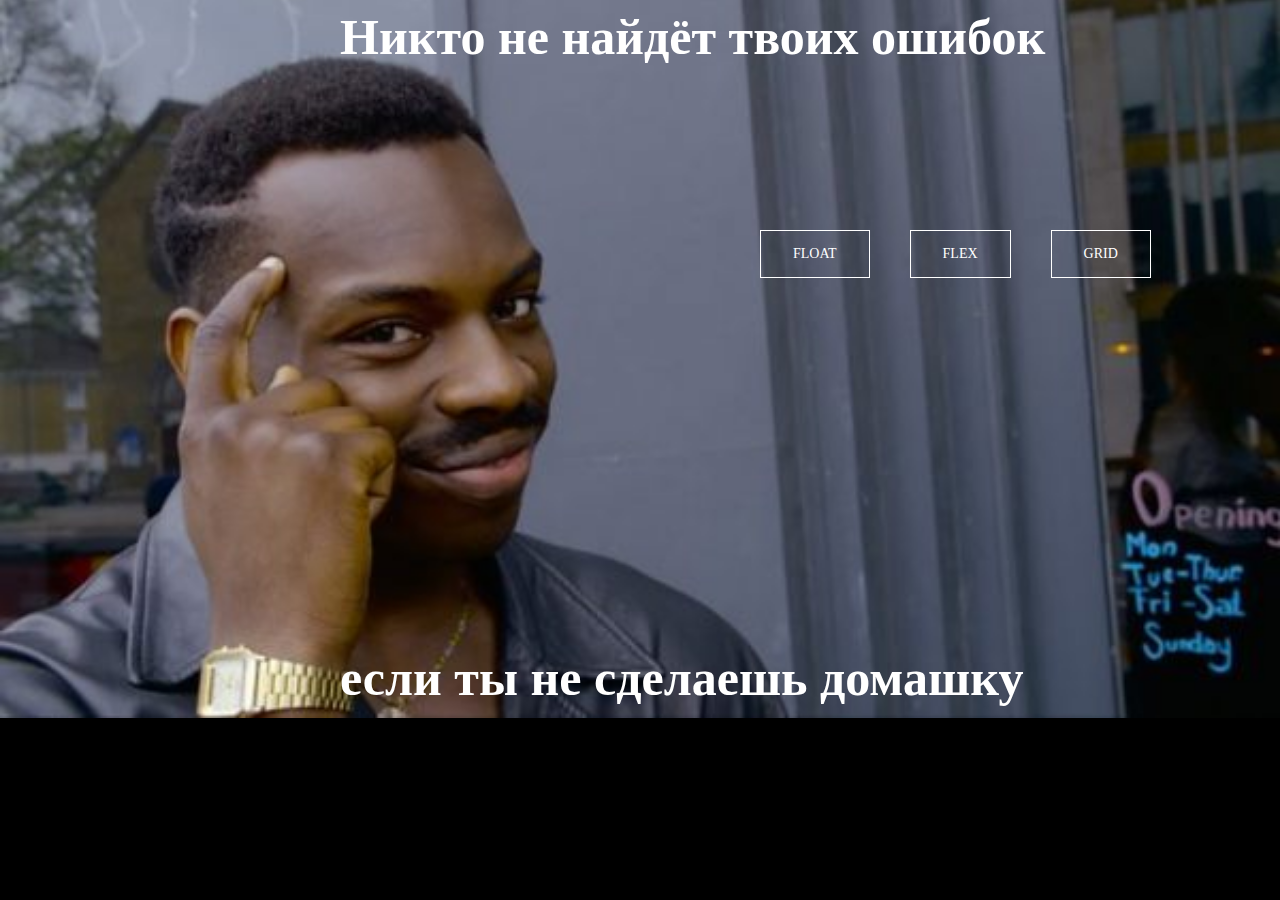
<file: index.html>
<!doctype html>
<html lang="en">
    <head>
        <meta charset="UTF-8">
        <meta name="viewport" content="width=device-width, user-scalable=no, initial-scale=1.0, maximum-scale=1.0, minimum-scale=1.0">
        <title>Masonry</title>
        <style>
            body {
                width: 1000px;
                margin: 10% auto;
                background: url(img/main.jpg) no-repeat center;
                background-color: #000000;
                background-size: 100%;
                color: #ffffff;
                font-size: 30px;
            }
            h1 {
                margin-left: 20%;
                text-align: top;
                font-size: 50px;
                transform: translateY(-120px);
            }
            h2 {
                margin-left: 20%;
                text-align: bottom;
                font-size: 50px;
                transform: translateY(120px);
            }
            a {
                text-decoration: none;
                color: #ffffff;
                font-size: 30px;
            }
            .container div:first-of-type {
                margin-left: 600px;
            }
            .btn {
                display: flex;
                text-decoration: none;
                justify-content: center;
                text-transform: uppercase;
                padding: 10px;
            }
            .btn a {
                text-decoration: none;    
                font-size: 14px;
                color: #FFFFFF;
                padding: 15px 25px;
                background-color: transparent;
                border: 1px solid #FFFFFF;
                margin-left: 10px;
                margin-right: 10px;
                margin-bottom: 200px;
                transition: background-color .3s;
            }
            .btn a:last-child {
                text-decoration: none;  
                padding: 15px 32px;
            }
            .btn a:hover {
                text-decoration: none;  
                font-size: 14px;
                color: #FFFFFF;
                background-color: #000000;
                border: #03a9f4;
                margin-left: 10px;
                margin-right: 10px;
                margin-bottom: 200px;
            }
            .container {
                display: flex;
                /* flex-direction: column; */
            }

        </style>
    </head>
    <body>
        <h1>Никто не найдёт твоих ошибок</h2>
        <div class="container">
            <div class="btn"><a href="float.html">Float</a></div>
            <div class="btn"><a href="flex.html">Flex</a></div>
            <div class="btn"><a href="grid.html">Grid</a></div>
        </div>
        <h2>если ты не сделаешь домашку</h2>
    </body>
</html>
</file>
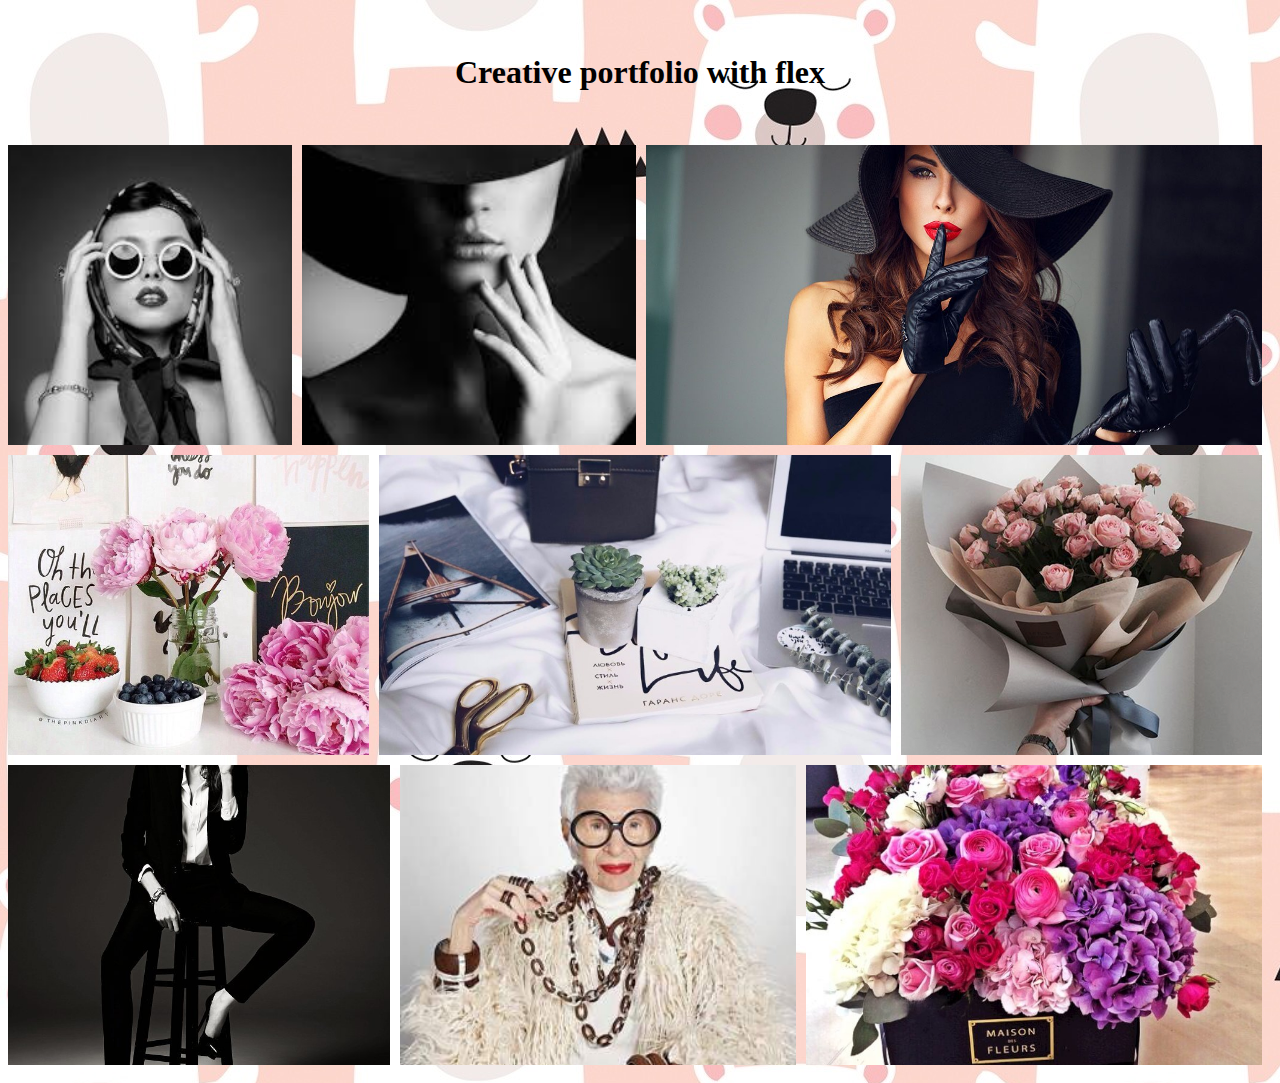
<file: flex.html>
<!DOCTYPE html>
<html lang="en">
	<head>
	    <meta charset="UTF-8">
	    <title>Masorny with</title>
	    <meta name="viewport" content="width=device-width, initial-scale=1">
	    <link rel="stylesheet" type="text/css" href="flex.css">
	</head>
	<body>
		<h1>Creative portfolio with flex</h1>
		<section>
			<img src="img/1.jpeg">
			<img src="img/2.jpeg">
			<img src="img/3.jpg">
			<img src="img/4.jpg">
			<img src="img/5.jpg">
			<img src="img/6.png">
			<img src="img/7.jpg">
			<img src="img/8.jpg">
			<img src="img/9.jpg">
		</section>  	
	</body>
</html>
</file>
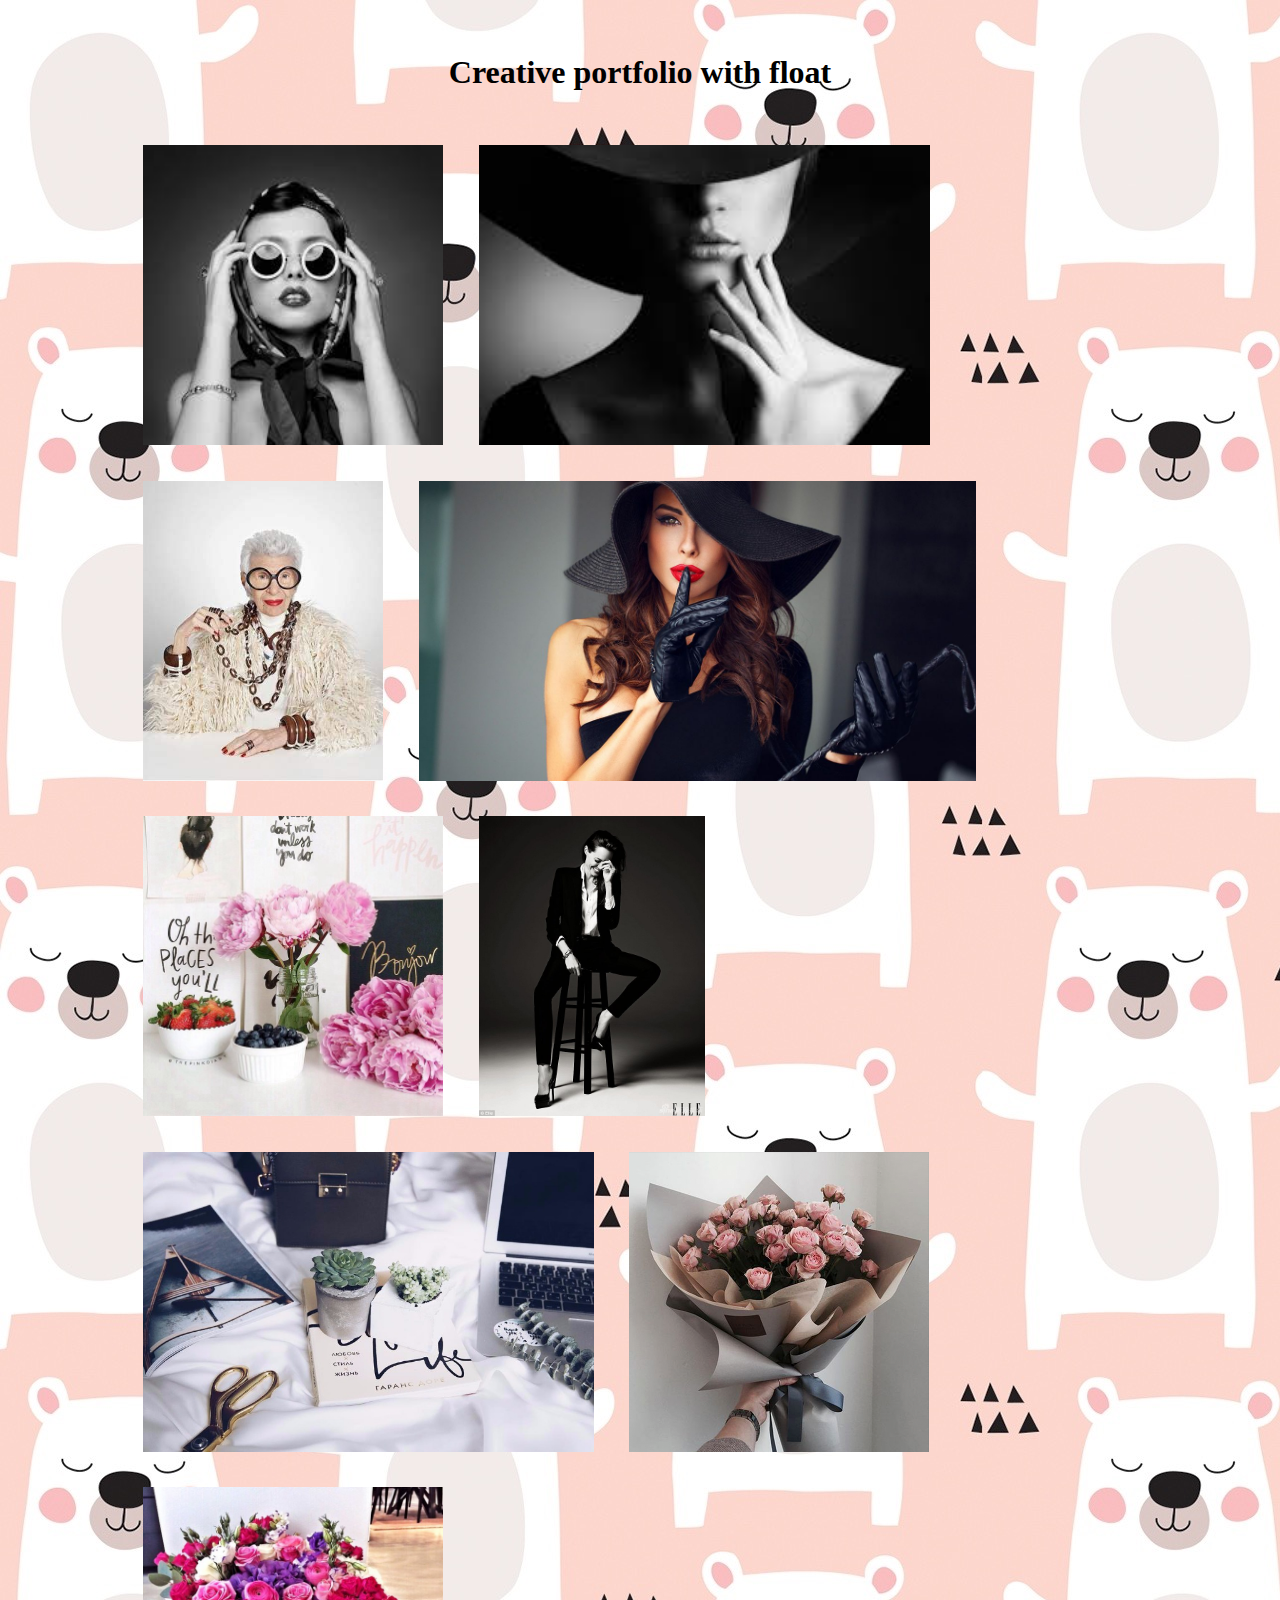
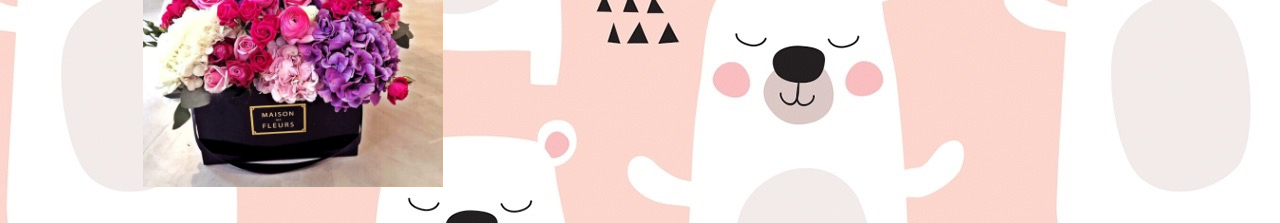
<file: float.html>
<!DOCTYPE html>
<html lang="en">
	<head>
	    <meta charset="UTF-8">
	    <title>Masorny with</title>
	    <meta name="viewport" content="width=device-width, initial-scale=1">
	    <link rel="stylesheet" type="text/css" href="float.css">
	</head>
	<body>
		<h1>Creative portfolio with float</h1>
		<section>
			<img src="img/1.jpeg">
			<img src="img/2.jpeg">
			<img src="img/8.jpg">
			<img src="img/3.jpg">
			<img src="img/4.jpg">
			<img src="img/7.jpg">
			<img src="img/5.jpg">
			<img src="img/6.png">
			<img src="img/9.jpg">
		</section> 	
	</body>
</html>
</file>
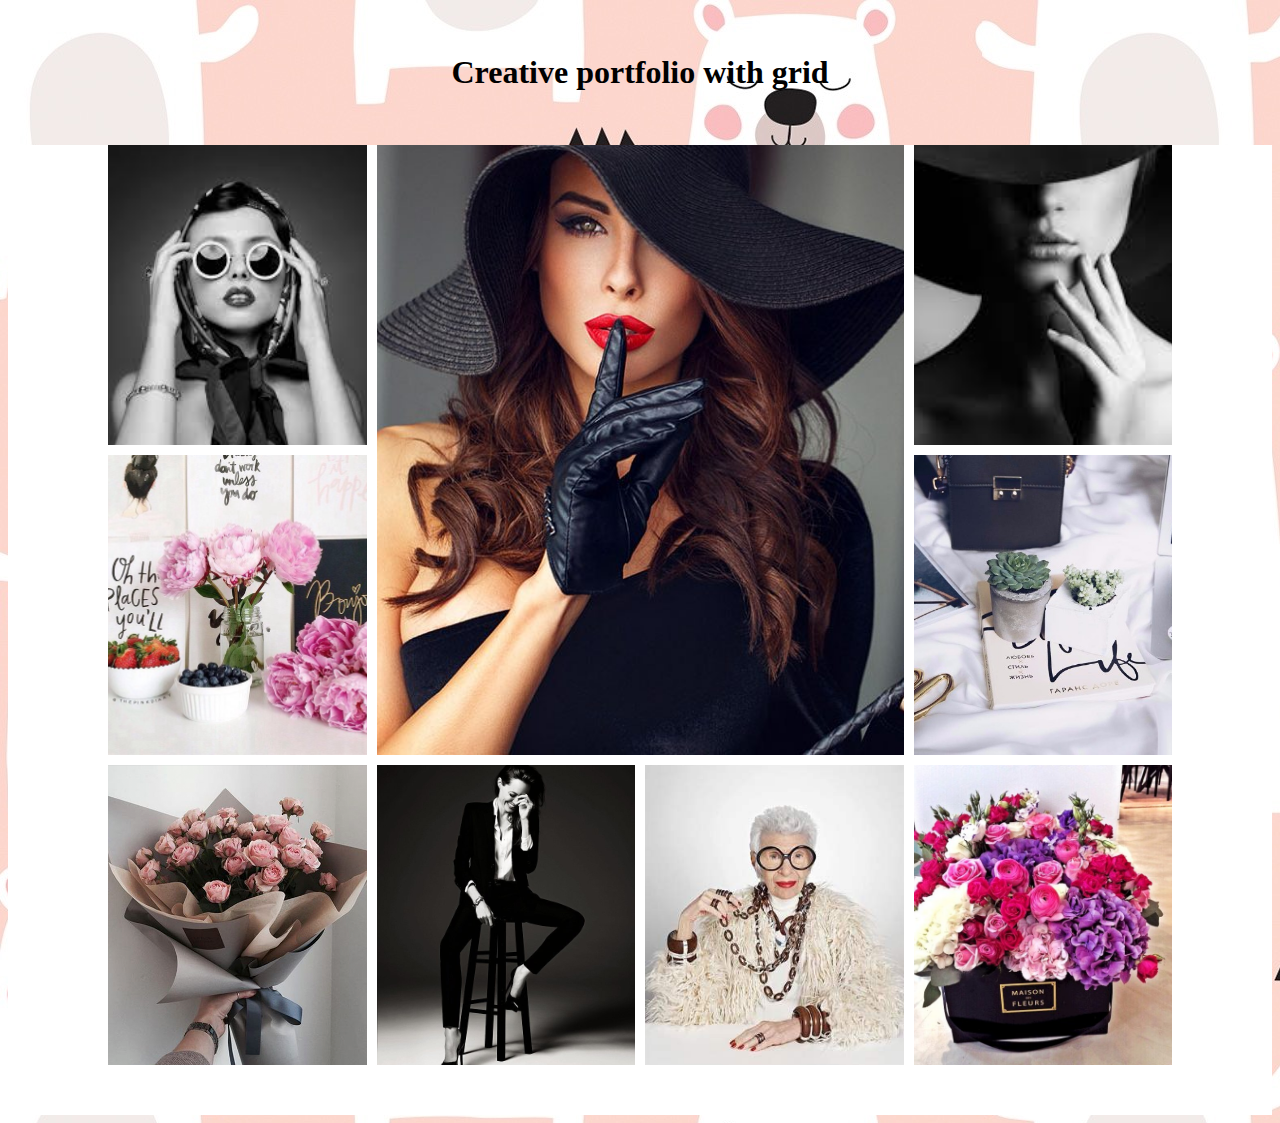
<file: grid.html>
<!DOCTYPE html>
<html lang="en">
	<head>
	    <meta charset="UTF-8">
	    <title>Masorny with</title>
	    <meta name="viewport" content="width=device-width, initial-scale=1">
	    <link rel="stylesheet" type="text/css" href="grid.css">
	</head>
	<body>
		<h1>Creative portfolio with grid</h1>
		<section class="content">
			<div style="background-image: url(img/1.jpeg);"></div>	
			<div style="background-image: url(img/3.jpg);"></div>	
			<div style="background-image: url(img/2.jpeg);"></div>	
			<div style="background-image: url(img/4.jpg);"></div>	
			<div style="background-image: url(img/5.jpg);"></div>	
			<div style="background-image: url(img/6.png);"></div>	
			<div style="background-image: url(img/7.jpg);"></div>	
			<div style="background-image: url(img/8.jpg);"></div>	
			<div style="background-image: url(img/9.jpg);"></div> 
		</section>		
	</body>
</html>
</file>
<file: flex.css>
body {
  background: url(img/bg.jpg);
}

h1 {
  text-align: center;
  line-height: 8vw;
}

section {
  display: flex;
  flex-wrap: wrap;
  width: 100%;
  justify-content: center;
}


img {
  flex: auto;
  max-height: 300px;
  min-width: 150px;
  margin: 0 10px 10px 0;
  object-fit: cover;
}

@media (max-width: 550px) {
  img {
    max-width: 47vw;
    max-height: 44vw;
    margin: 0 1vw 1vw 0;
  }
}
</file>
<file: float.css>
body {
  background: url(img/bg.jpg);
}

h1 {
  color: #000000;
  text-align: center;
  line-height: 8vw;
}

section {
  display: block;
  position: relative;
  padding: 0px 100px 50px 100px;
}

img {
  display: inline-block;
  float: left;
  margin-left: calc(10%/3);
  margin-bottom: calc(10%/3);
  height: 300px;
}

@media (max-width: 900px){
  section {
    padding: 2px 20px 5px 20px;
  }
}
</file>
<file: grid.css>
body {
  background: url(img/bg.jpg);
}

h1 {
  text-align: center;
  line-height: 8vw;
}

.content {
  padding: 0 100px;
  padding-bottom: 50px;
  display: grid;
  grid-gap: 10px;
  grid-template-columns: repeat(auto-fill, minmax(250px,1fr));
  grid-auto-rows: 300px;
  grid-auto-flow: dense;
  background-color: #ffffff;
  justify-content: space-between;
}

div {
  background-size: cover;
  object-fit: cover;
  background-position: center;
}

div:nth-child(2) {
  grid-column: span 2;
  grid-row: span 2;
}

@media (max-width: 850px) {
  .content {
    padding: 0 5vw 1vw 5vw;
  }

  div:nth-child(3n) {
    grid-column: span 1;
    grid-row: span 1;
  }

  div:nth-child(4n) {
    grid-column: span 2;
    grid-row: span 2;
  }
}
</file>
